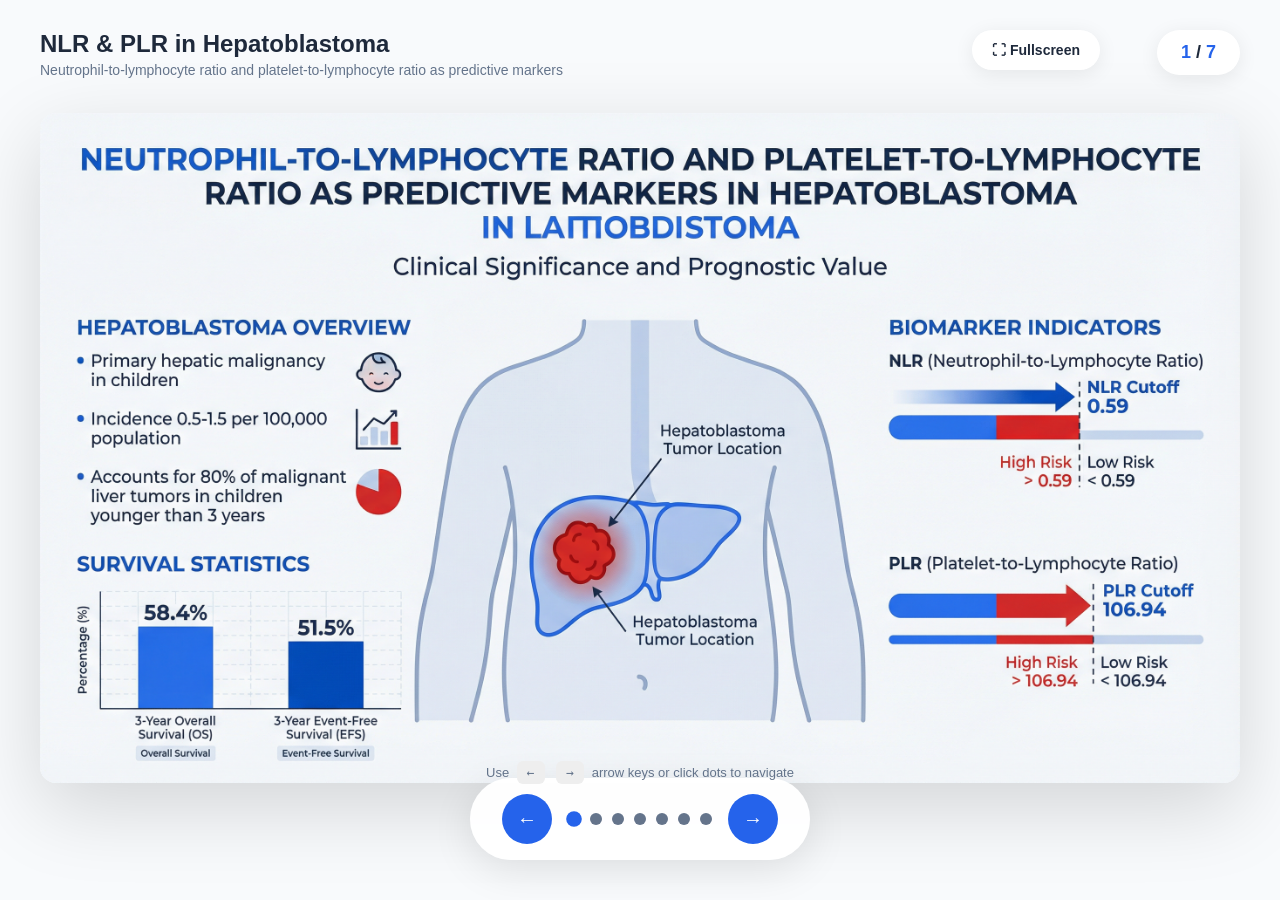
<file: medical-journal-visualizations/hepatoblastoma-nlr-plr/index.html>
<!DOCTYPE html>
<html lang="en">
<head>
    <meta charset="UTF-8">
    <meta name="viewport" content="width=device-width, initial-scale=1.0">
    <title>NLR & PLR as Predictive Markers in Hepatoblastoma</title>
    <style>
        :root {
            --primary-blue: #2563EB;
            --crimson: #DC2626;
            --slate: #1E293B;
            --amber: #F59E0B;
            --emerald: #10B981;
            --gray: #64748B;
            --white: #F8FAFC;
        }

        * {
            margin: 0;
            padding: 0;
            box-sizing: border-box;
        }

        body {
            font-family: 'Segoe UI', 'Inter', 'DM Sans', sans-serif;
            background: var(--white);
            color: var(--slate);
            overflow: hidden;
        }

        /* Slide Container */
        .slideshow {
            position: relative;
            width: 100vw;
            height: 100vh;
            overflow: hidden;
        }

        .slide {
            position: absolute;
            top: 0;
            left: 0;
            width: 100%;
            height: 100%;
            opacity: 0;
            transform: translateX(100%);
            transition: all 0.8s cubic-bezier(0.4, 0, 0.2, 1);
            display: flex;
            align-items: center;
            justify-content: center;
            padding: 40px;
        }

        .slide.active {
            opacity: 1;
            transform: translateX(0);
        }

        .slide.prev {
            transform: translateX(-100%);
        }

        .slide-content {
            max-width: 1400px;
            width: 100%;
            text-align: center;
        }

        .slide img {
            max-width: 100%;
            max-height: 85vh;
            object-fit: contain;
            border-radius: 16px;
            box-shadow: 0 25px 80px rgba(0,0,0,0.15);
            animation: fadeInUp 0.8s ease-out;
        }

        @keyframes fadeInUp {
            from {
                opacity: 0;
                transform: translateY(30px);
            }
            to {
                opacity: 1;
                transform: translateY(0);
            }
        }

        /* Navigation */
        .nav-controls {
            position: fixed;
            bottom: 40px;
            left: 50%;
            transform: translateX(-50%);
            display: flex;
            gap: 16px;
            z-index: 100;
            background: rgba(255,255,255,0.95);
            padding: 16px 32px;
            border-radius: 50px;
            box-shadow: 0 10px 40px rgba(0,0,0,0.1);
        }

        .nav-btn {
            width: 50px;
            height: 50px;
            border: none;
            border-radius: 50%;
            background: var(--primary-blue);
            color: white;
            cursor: pointer;
            display: flex;
            align-items: center;
            justify-content: center;
            transition: all 0.3s ease;
            font-size: 20px;
        }

        .nav-btn:hover {
            background: var(--slate);
            transform: scale(1.1);
        }

        .nav-btn:disabled {
            background: var(--gray);
            cursor: not-allowed;
            transform: none;
        }

        /* Progress Dots */
        .progress-dots {
            display: flex;
            gap: 10px;
            align-items: center;
        }

        .dot {
            width: 12px;
            height: 12px;
            border-radius: 50%;
            background: var(--gray);
            transition: all 0.3s ease;
            cursor: pointer;
        }

        .dot.active {
            background: var(--primary-blue);
            transform: scale(1.3);
        }

        .dot:hover {
            background: var(--slate);
        }

        /* Slide Counter */
        .slide-counter {
            position: fixed;
            top: 30px;
            right: 40px;
            font-size: 18px;
            font-weight: 600;
            color: var(--slate);
            background: white;
            padding: 12px 24px;
            border-radius: 30px;
            box-shadow: 0 4px 20px rgba(0,0,0,0.08);
            z-index: 100;
        }

        .slide-counter span {
            color: var(--primary-blue);
        }

        /* Title Header */
        .title-header {
            position: fixed;
            top: 30px;
            left: 40px;
            z-index: 100;
            text-align: left;
        }

        .title-header h1 {
            font-size: 24px;
            font-weight: 700;
            color: var(--slate);
            margin-bottom: 4px;
        }

        .title-header p {
            font-size: 14px;
            color: var(--gray);
        }

        /* Keyboard hint */
        .keyboard-hint {
            position: fixed;
            bottom: 120px;
            left: 50%;
            transform: translateX(-50%);
            font-size: 13px;
            color: var(--gray);
            z-index: 100;
        }

        .keyboard-hint kbd {
            background: #eee;
            padding: 4px 10px;
            border-radius: 6px;
            font-family: monospace;
            margin: 0 4px;
        }

        /* Loading */
        .loading {
            position: fixed;
            top: 0;
            left: 0;
            width: 100%;
            height: 100%;
            background: var(--white);
            display: flex;
            align-items: center;
            justify-content: center;
            z-index: 1000;
            transition: opacity 0.5s ease;
        }

        .loading.hidden {
            opacity: 0;
            pointer-events: none;
        }

        .loading-spinner {
            width: 60px;
            height: 60px;
            border: 4px solid #eee;
            border-top-color: var(--primary-blue);
            border-radius: 50%;
            animation: spin 1s linear infinite;
        }

        @keyframes spin {
            to { transform: rotate(360deg); }
        }

        /* Fullscreen button */
        .fullscreen-btn {
            position: fixed;
            top: 30px;
            right: 180px;
            z-index: 100;
            background: white;
            border: none;
            padding: 12px 20px;
            border-radius: 30px;
            cursor: pointer;
            font-size: 14px;
            font-weight: 600;
            color: var(--slate);
            box-shadow: 0 4px 20px rgba(0,0,0,0.08);
            transition: all 0.3s ease;
        }

        .fullscreen-btn:hover {
            background: var(--primary-blue);
            color: white;
        }
    </style>
</head>
<body>
    <!-- Loading -->
    <div class="loading" id="loading">
        <div class="loading-spinner"></div>
    </div>

    <!-- Title Header -->
    <div class="title-header">
        <h1>NLR & PLR in Hepatoblastoma</h1>
        <p>Neutrophil-to-lymphocyte ratio and platelet-to-lymphocyte ratio as predictive markers</p>
    </div>

    <!-- Slide Counter -->
    <div class="slide-counter">
        <span id="current">1</span> / <span id="total">7</span>
    </div>

    <!-- Fullscreen Button -->
    <button class="fullscreen-btn" onclick="toggleFullscreen()">
        ⛶ Fullscreen
    </button>

    <!-- Slideshow -->
    <div class="slideshow" id="slideshow">
        <!-- Slide 1 -->
        <div class="slide active">
            <div class="slide-content">
                <img src="hepato_frame_01_cover.png" alt="Frame 1: Cover & Overview">
            </div>
        </div>

        <!-- Slide 2 -->
        <div class="slide">
            <div class="slide-content">
                <img src="hepato_frame_02_pathophys.png" alt="Frame 2: Pathophysiology">
            </div>
        </div>

        <!-- Slide 3 -->
        <div class="slide">
            <div class="slide-content">
                <img src="hepato_frame_03_design.png" alt="Frame 3: Study Design">
            </div>
        </div>

        <!-- Slide 4 -->
        <div class="slide">
            <div class="slide-content">
                <img src="hepato_frame_04_roc.png" alt="Frame 4: ROC Analysis">
            </div>
        </div>

        <!-- Slide 5 -->
        <div class="slide">
            <div class="slide-content">
                <img src="hepato_frame_05_survival.png" alt="Frame 5: Survival Analysis">
            </div>
        </div>

        <!-- Slide 6 -->
        <div class="slide">
            <div class="slide-content">
                <img src="hepato_frame_06_multivariate.png" alt="Frame 6: Multivariate Analysis">
            </div>
        </div>

        <!-- Slide 7 -->
        <div class="slide">
            <div class="slide-content">
                <img src="hepato_frame_07_conclusion.png" alt="Frame 7: Conclusion">
            </div>
        </div>
    </div>

    <!-- Navigation -->
    <div class="nav-controls">
        <button class="nav-btn" id="prevBtn" onclick="changeSlide(-1)">←</button>
        
        <div class="progress-dots" id="dots"></div>
        
        <button class="nav-btn" id="nextBtn" onclick="changeSlide(1)">→</button>
    </div>

    <!-- Keyboard Hint -->
    <div class="keyboard-hint">
        Use <kbd>←</kbd> <kbd>→</kbd> arrow keys or click dots to navigate
    </div>

    <script>
        let currentSlide = 0;
        const slides = document.querySelectorAll('.slide');
        const totalSlides = slides.length;
        const dotsContainer = document.getElementById('dots');

        // Update total counter
        document.getElementById('total').textContent = totalSlides;

        // Create dots
        for (let i = 0; i < totalSlides; i++) {
            const dot = document.createElement('div');
            dot.className = 'dot' + (i === 0 ? ' active' : '');
            dot.onclick = () => goToSlide(i);
            dotsContainer.appendChild(dot);
        }

        const dots = document.querySelectorAll('.dot');

        function updateSlide() {
            slides.forEach((slide, index) => {
                slide.classList.remove('active', 'prev');
                if (index === currentSlide) {
                    slide.classList.add('active');
                } else if (index < currentSlide) {
                    slide.classList.add('prev');
                }
            });

            dots.forEach((dot, index) => {
                dot.classList.toggle('active', index === currentSlide);
            });

            document.getElementById('current').textContent = currentSlide + 1;
            document.getElementById('prevBtn').disabled = currentSlide === 0;
            document.getElementById('nextBtn').disabled = currentSlide === totalSlides - 1;
        }

        function changeSlide(direction) {
            const newSlide = currentSlide + direction;
            if (newSlide >= 0 && newSlide < totalSlides) {
                currentSlide = newSlide;
                updateSlide();
            }
        }

        function goToSlide(index) {
            currentSlide = index;
            updateSlide();
        }

        // Keyboard navigation
        document.addEventListener('keydown', (e) => {
            if (e.key === 'ArrowLeft') changeSlide(-1);
            if (e.key === 'ArrowRight') changeSlide(1);
            if (e.key === 'f' || e.key === 'F') toggleFullscreen();
        });

        // Fullscreen
        function toggleFullscreen() {
            if (!document.fullscreenElement) {
                document.documentElement.requestFullscreen();
            } else {
                document.exitFullscreen();
            }
        }

        // Hide loading
        window.onload = () => {
            setTimeout(() => {
                document.getElementById('loading').classList.add('hidden');
            }, 500);
        };

        // Touch/swipe support
        let touchStartX = 0;
        let touchEndX = 0;

        document.addEventListener('touchstart', (e) => {
            touchStartX = e.changedTouches[0].screenX;
        });

        document.addEventListener('touchend', (e) => {
            touchEndX = e.changedTouches[0].screenX;
            handleSwipe();
        });

        function handleSwipe() {
            const swipeThreshold = 50;
            const diff = touchStartX - touchEndX;
            
            if (Math.abs(diff) > swipeThreshold) {
                if (diff > 0) {
                    changeSlide(1); // Next
                } else {
                    changeSlide(-1); // Prev
                }
            }
        }
    </script>
</body>
</html>
</file>
